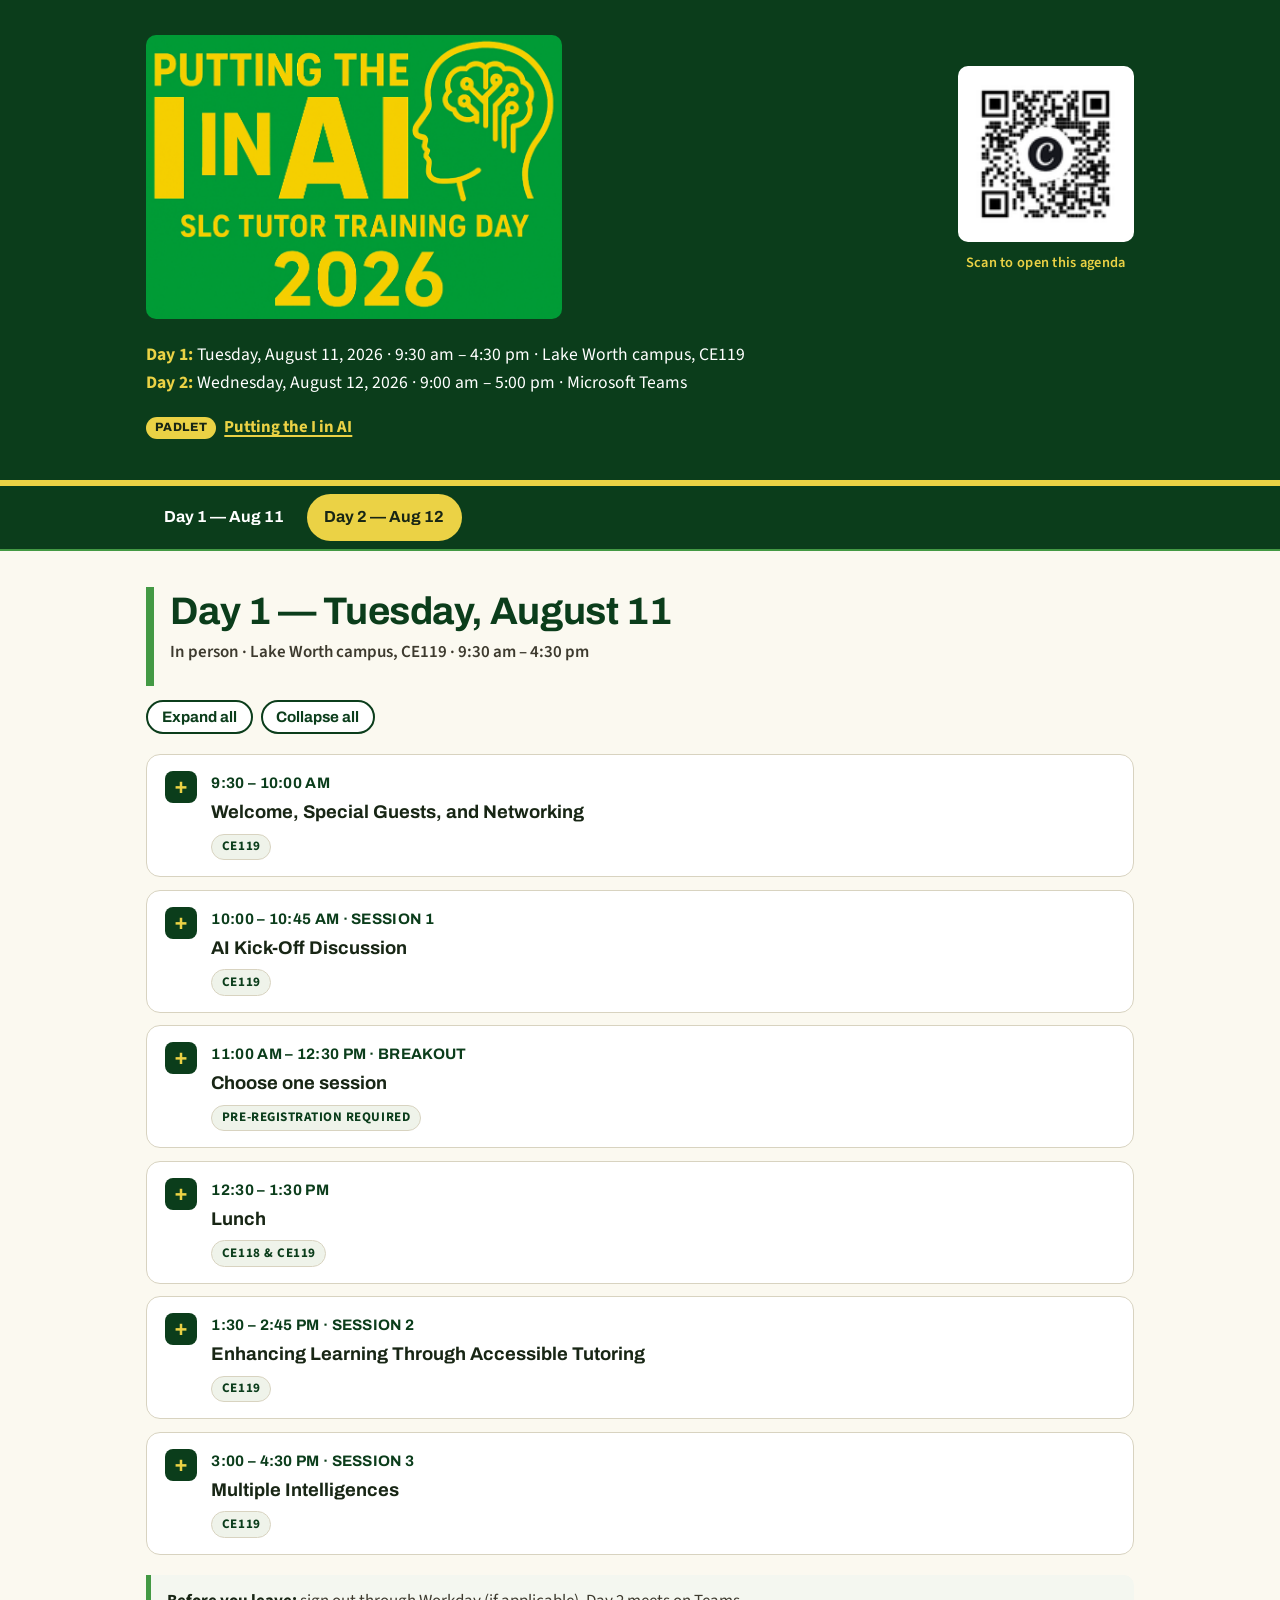
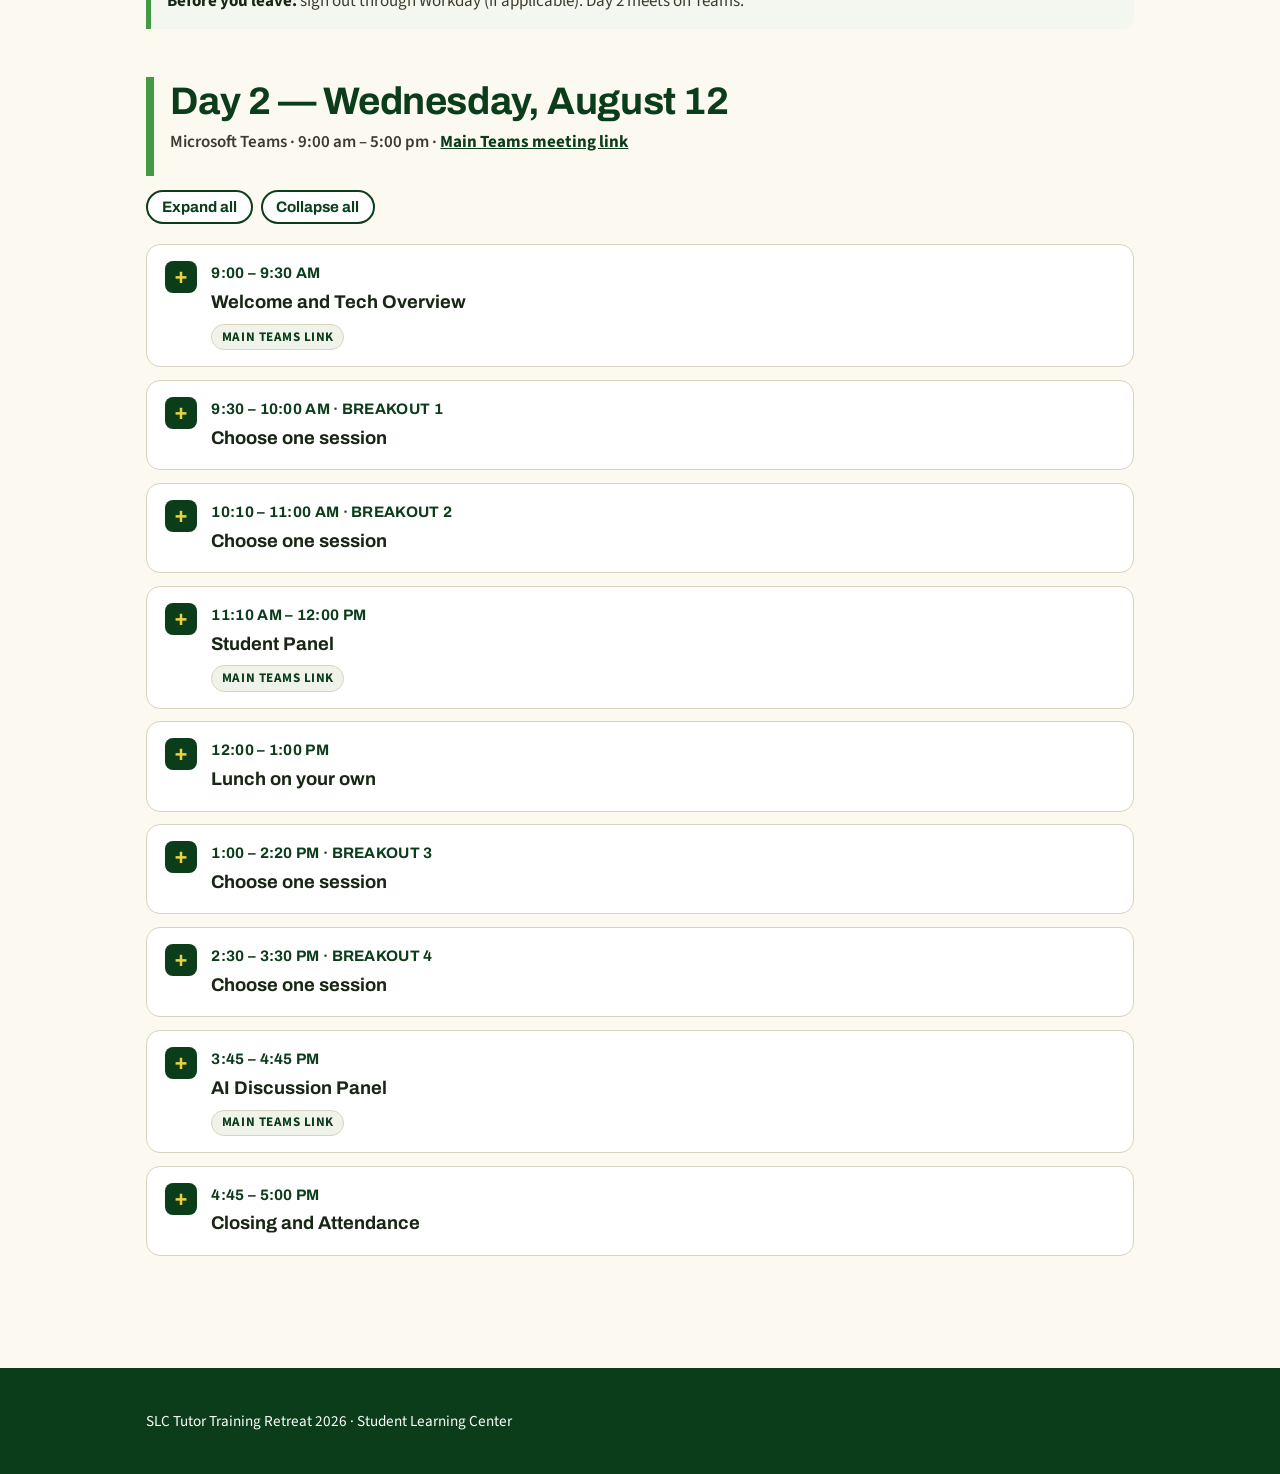
<file: index.html>
<!DOCTYPE html>
<html lang="en">
<head>
<meta charset="utf-8">
<meta name="viewport" content="width=device-width, initial-scale=1">
<title>Putting the I in AI — SLC Tutor Training Day 2026</title>
<meta name="description" content="Agenda for the 2026 SLC Tutor Training Retreat: Day 1 in person at Lake Worth (August 11) and Day 2 on Microsoft Teams (August 12).">
<link rel="icon" href="logo.png">
<link rel="preconnect" href="https://fonts.googleapis.com">
<link rel="preconnect" href="https://fonts.gstatic.com" crossorigin>
<link href="https://fonts.googleapis.com/css2?family=Archivo:wght@600;700;800&family=Source+Sans+3:ital,wght@0,400;0,600;0,700;1,400&display=swap" rel="stylesheet">
<style>
  :root{
    --bg:#FBF9F0;
    --panel:#FFFFFF;
    --ink:#182615;
    --deep:#0B3D1B;
    --muted:#3D3A2E;
    --green:#439944;
    --yellow:#EBD245;
    --line:#D8D3C0;
    --radius:14px;
  }
  *{box-sizing:border-box}
  html{scroll-behavior:smooth}
  @media (prefers-reduced-motion:reduce){html{scroll-behavior:auto} *{animation:none!important;transition:none!important}}
  body{
    margin:0;background:var(--bg);color:var(--ink);
    font-family:"Source Sans 3",system-ui,-apple-system,Segoe UI,sans-serif;
    font-size:1.0625rem;line-height:1.6;
  }
  h1,h2,h3{font-family:Archivo,system-ui,sans-serif;line-height:1.15;margin:0}
  a{color:var(--deep)}
  a:hover{text-decoration-thickness:2px}
  :focus-visible{outline:3px solid var(--deep);outline-offset:3px;border-radius:4px}
  .on-dark :focus-visible{outline-color:var(--yellow)}
  .wrap{max-width:64rem;margin:0 auto;padding:0 1.15rem}

  .skip{position:absolute;left:-9999px;top:0;background:var(--yellow);color:var(--ink);padding:.7rem 1rem;font-weight:700;z-index:50}
  .skip:focus{left:.5rem;top:.5rem}

  /* Hero */
  .hero{background:var(--deep);color:#fff;padding:2.2rem 0 2.4rem;border-bottom:6px solid var(--yellow)}
  .hero-grid{display:flex;flex-wrap:nowrap;gap:clamp(.75rem,3vw,1.75rem);align-items:center;justify-content:space-between}
  .hero-logo{flex:1 1 auto;min-width:0}
  .hero-logo img{width:100%;max-width:26rem;height:auto;display:block;border-radius:10px}
  .hero-qr{flex:0 0 auto;min-width:0;text-align:center}
  .hero-qr img{width:clamp(6rem,26vw,11rem);height:auto;aspect-ratio:1;display:block;background:#fff;padding:clamp(.3rem,1vw,.55rem);border-radius:10px}
  .hero-qr .cap{font-size:clamp(.75rem,2.4vw,.9rem);margin-top:.55rem;color:var(--yellow);font-weight:600;letter-spacing:.02em}
  .hero p.meta{margin:1.4rem 0 0;font-size:1.1rem;color:#fff}
  .hero p.meta strong{color:var(--yellow)}
  .hero .padlet{margin:1rem 0 0}
  .hero .padlet a{
    display:inline-flex;align-items:center;gap:.5rem;color:var(--yellow);font-weight:700;
    font-size:1.05rem;text-decoration-thickness:2px;text-underline-offset:3px;
  }
  .hero .padlet a:hover{color:#fff}
  .hero .padlet .lbl{
    font-family:Archivo,sans-serif;font-size:.75rem;font-weight:800;letter-spacing:.06em;text-transform:uppercase;
    background:var(--yellow);color:var(--ink);border-radius:999px;padding:.1rem .55rem;text-decoration:none;
  }

  /* Nav */
  nav.days{position:sticky;top:0;z-index:30;background:var(--deep);border-bottom:2px solid var(--green)}
  nav.days ul{list-style:none;display:flex;gap:.4rem;margin:0;padding:.5rem 1.15rem;max-width:64rem;margin:0 auto;flex-wrap:wrap}
  nav.days a{
    display:block;color:#fff;text-decoration:none;font-family:Archivo,sans-serif;font-weight:700;
    padding:.55rem .95rem;border-radius:999px;font-size:1rem;border:2px solid transparent;
  }
  nav.days a:hover{background:#0F5426;text-decoration:underline}
  nav.days a[aria-current="true"]{background:var(--yellow);color:var(--ink)}

  main{padding:2.25rem 0 4rem}
  .day{scroll-margin-top:4.5rem;margin-bottom:3rem}
  .day-head{border-left:8px solid var(--green);padding:.15rem 0 .15rem 1rem;margin-bottom:.9rem}
  .day-head h2{font-size:clamp(1.7rem,5vw,2.4rem);color:var(--deep);letter-spacing:-.01em}
  .day-head .where{color:var(--muted);font-weight:600;margin-top:.35rem}
  .day-head .where a{font-weight:700}

  .tools{display:flex;gap:.5rem;margin:.9rem 0 1.25rem;flex-wrap:wrap}
  .tools button{
    font-family:Archivo,sans-serif;font-weight:700;font-size:.95rem;cursor:pointer;
    background:var(--panel);color:var(--deep);border:2px solid var(--deep);
    padding:.45rem .85rem;border-radius:999px;
  }
  .tools button:hover{background:var(--deep);color:#fff}

  .session{background:var(--panel);border:1px solid var(--line);border-radius:var(--radius);margin-bottom:.8rem;overflow:hidden}
  .session[open]{border-color:var(--green);box-shadow:0 2px 0 var(--green)}
  summary{
    list-style:none;cursor:pointer;padding:1rem 1.1rem;display:flex;gap:.9rem;align-items:flex-start;
  }
  summary::-webkit-details-marker{display:none}
  summary:hover{background:#F4F7F0}
  .sign{
    flex:0 0 auto;width:2rem;height:2rem;border-radius:8px;background:var(--deep);color:var(--yellow);
    font-family:Archivo,sans-serif;font-weight:800;font-size:1.35rem;line-height:1.9rem;text-align:center;
  }
  .stitle{flex:1 1 auto;min-width:0}
  .time{display:block;font-family:Archivo,sans-serif;font-weight:700;color:var(--deep);font-size:.95rem;letter-spacing:.02em;text-transform:uppercase}
  .name{display:block;font-family:Archivo,sans-serif;font-weight:700;font-size:1.15rem;margin-top:.15rem}
  .tag{display:inline-block;margin-top:.4rem;font-size:.82rem;font-weight:700;letter-spacing:.04em;text-transform:uppercase;
       background:#EFF3EA;color:var(--deep);border:1px solid var(--line);border-radius:999px;padding:.1rem .6rem}
  .body{padding:0 1.1rem 1.2rem 4rem}
  @media (max-width:34rem){.body{padding-left:1.1rem}}
  .body p{margin:.5rem 0}
  .who{color:var(--muted)}
  .who em{font-style:normal;font-weight:700;color:var(--ink)}

  .opt{border-top:1px solid var(--line);padding-top:.85rem;margin-top:.85rem}
  .opt:first-child{border-top:0;padding-top:0;margin-top:0}
  .opt h3{font-size:1.02rem;color:var(--deep)}
  .link{
    display:inline-block;margin-top:.45rem;font-weight:700;text-decoration:none;
    background:var(--deep);color:#fff;padding:.4rem .8rem;border-radius:8px;font-size:.95rem
  }
  .link:hover{background:#0F5426;text-decoration:underline}
  .note{background:#F4F7F0;border-left:5px solid var(--green);padding:.85rem 1rem;border-radius:0 10px 10px 0;margin-top:1.25rem;color:var(--muted)}
  .note strong{color:var(--ink)}
  footer{background:var(--deep);color:#fff;padding:1.6rem 0;font-size:.95rem}
  footer a{color:var(--yellow)}
</style>
</head>
<body>
<a class="skip" href="#day1">Skip to the agenda</a>

<header class="hero on-dark">
  <div class="wrap hero-grid">
    <div class="hero-logo">
      <img src="logo.png" alt="Putting the I in AI — SLC Tutor Training Day 2026">
    </div>
    <div class="hero-qr" id="qrBlock">
      <img src="qr.png" alt="QR code linking to this agenda page" onerror="document.getElementById('qrBlock').hidden=true">
      <p class="cap">Scan to open this agenda</p>
    </div>
  </div>
  <div class="wrap">
    <p class="meta"><strong>Day 1:</strong> Tuesday, August 11, 2026 · 9:30 am – 4:30 pm · Lake Worth campus, CE119<br>
    <strong>Day 2:</strong> Wednesday, August 12, 2026 · 9:00 am – 5:00 pm · Microsoft Teams</p>
    <p class="padlet"><a href="https://padlet.com/palmbeachstatecollege/putting-the-i-in-ai-xtv6ebxf9lzl6u53"><span class="lbl">Padlet</span> Putting the I in AI</a></p>
  </div>
</header>

<nav class="days on-dark" aria-label="Jump to a day">
  <ul>
    <li><a href="#day1">Day 1 — Aug 11</a></li>
    <li><a href="#day2">Day 2 — Aug 12</a></li>
  </ul>
</nav>

<main>
  <div class="wrap">

  <!-- ================= DAY 1 ================= -->
  <section id="day1" class="day" aria-labelledby="day1-h" tabindex="-1">
    <div class="day-head">
      <h2 id="day1-h">Day 1 — Tuesday, August 11</h2>
      <p class="where">In person · Lake Worth campus, CE119 · 9:30 am – 4:30 pm</p>
    </div>

    <div class="tools">
      <button type="button" data-expand="day1">Expand all</button>
      <button type="button" data-collapse="day1">Collapse all</button>
    </div>

    <details class="session">
      <summary><span class="sign" aria-hidden="true">+</span><span class="stitle">
        <span class="time">9:30 – 10:00 am</span>
        <span class="name">Welcome, Special Guests, and Networking</span>
        <span class="tag">CE119</span></span></summary>
      <div class="body">
        <p>Sign in through Workday.</p>
        <p class="who">“Welcome” by <em>Jennifer Johnson</em>, SLC Director, with Academic Affairs leadership.</p>
      </div>
    </details>

    <details class="session">
      <summary><span class="sign" aria-hidden="true">+</span><span class="stitle">
        <span class="time">10:00 – 10:45 am · Session 1</span>
        <span class="name">AI Kick-Off Discussion</span>
        <span class="tag">CE119</span></span></summary>
      <div class="body">
        <p class="who">Presented by <em>Jesse Rogers</em> and <em>Dr. Kim Copeland</em>.</p>
      </div>
    </details>

    <details class="session">
      <summary><span class="sign" aria-hidden="true">+</span><span class="stitle">
        <span class="time">11:00 am – 12:30 pm · Breakout</span>
        <span class="name">Choose one session</span>
        <span class="tag">Pre-registration required</span></span></summary>
      <div class="body">
        <div class="opt">
          <h3>BS Detector Toolkit</h3>
          <p class="who">Presented by <em>Ivan Heerdegen</em> · CE201</p>
        </div>
        <div class="opt">
          <h3>Your Tutoring Philosophy in the Age of AI</h3>
          <p class="who">Presented by <em>Dr. Kim Copeland</em> and <em>Christine Kassover</em> · CE119</p>
        </div>
        <div class="opt">
          <h3>Pass Go: Collecting Tutor Tips</h3>
          <p class="who">Presented by <em>Lauren Do Nascimento</em> and <em>Pamela Smith</em> · CE202</p>
        </div>
      </div>
    </details>

    <details class="session">
      <summary><span class="sign" aria-hidden="true">+</span><span class="stitle">
        <span class="time">12:30 – 1:30 pm</span>
        <span class="name">Lunch</span>
        <span class="tag">CE118 &amp; CE119</span></span></summary>
      <div class="body">
        <p>Lunch is provided.</p>
      </div>
    </details>

    <details class="session">
      <summary><span class="sign" aria-hidden="true">+</span><span class="stitle">
        <span class="time">1:30 – 2:45 pm · Session 2</span>
        <span class="name">Enhancing Learning Through Accessible Tutoring</span>
        <span class="tag">CE119</span></span></summary>
      <div class="body">
        <p class="who">Presented by <em>Richard Hunter</em>.</p>
      </div>
    </details>

    <details class="session">
      <summary><span class="sign" aria-hidden="true">+</span><span class="stitle">
        <span class="time">3:00 – 4:30 pm · Session 3</span>
        <span class="name">Multiple Intelligences</span>
        <span class="tag">CE119</span></span></summary>
      <div class="body">
        <p class="who">Presented by <em>Barbie Edgar</em>.</p>
      </div>
    </details>

    <p class="note"><strong>Before you leave:</strong> sign out through Workday (if applicable). Day 2 meets on Teams.</p>
  </section>

  <!-- ================= DAY 2 ================= -->
  <section id="day2" class="day" aria-labelledby="day2-h" tabindex="-1">
    <div class="day-head">
      <h2 id="day2-h">Day 2 — Wednesday, August 12</h2>
      <p class="where">Microsoft Teams · 9:00 am – 5:00 pm · <a href="https://teams.microsoft.com/meet/263380799332304?p=xOoDfX4f0SsEkbgfEa">Main Teams meeting link</a></p>
    </div>

    <div class="tools">
      <button type="button" data-expand="day2">Expand all</button>
      <button type="button" data-collapse="day2">Collapse all</button>
    </div>

    <details class="session">
      <summary><span class="sign" aria-hidden="true">+</span><span class="stitle">
        <span class="time">9:00 – 9:30 am</span>
        <span class="name">Welcome and Tech Overview</span>
        <span class="tag">Main Teams link</span></span></summary>
      <div class="body">
        <p>Sign in through Workday, register for breakout sessions, and walk through the day’s schedule.</p>
        <a class="link" href="https://teams.microsoft.com/meet/263380799332304?p=xOoDfX4f0SsEkbgfEa">Join on Teams</a>
      </div>
    </details>

    <details class="session">
      <summary><span class="sign" aria-hidden="true">+</span><span class="stitle">
        <span class="time">9:30 – 10:00 am · Breakout 1</span>
        <span class="name">Choose one session</span></span></summary>
      <div class="body">
        <div class="opt">
          <h3>LLCs Only — Challenges and Celebrations Peer Conversation</h3>
          <p class="who">Facilitated by <em>Dr. Roberto Carballoso</em></p>
          <a class="link" href="https://teams.microsoft.com/meet/284934942892213?p=eUj6tMV5ruzrxZUI2q">Join on Teams</a>
        </div>
        <div class="opt">
          <h3>Grammarly Gabfest</h3>
          <p class="who">Presented by <em>Christopher James</em></p>
          <a class="link" href="https://teams.microsoft.com/meet/231527415512896?p=Mu4W4QDwyTUGcIoHrE">Join on Teams</a>
        </div>
        <div class="opt">
          <h3>Tutoring Beyond the Grade: Modeling Self-Directed Studying through AI</h3>
          <p class="who">Presented by <em>Christine Kassover</em> and <em>Liz Silva</em></p>
          <a class="link" href="https://teams.microsoft.com/meet/222427534614008?p=TUlEeDujnHuoUFi4Vd">Join on Teams</a>
        </div>
      </div>
    </details>

    <details class="session">
      <summary><span class="sign" aria-hidden="true">+</span><span class="stitle">
        <span class="time">10:10 – 11:00 am · Breakout 2</span>
        <span class="name">Choose one session</span></span></summary>
      <div class="body">
        <div class="opt">
          <h3>Math Tutor Training: Fundamental Counting Principles and Factorials</h3>
          <p class="who">Presented by <em>Ewa Neginsky</em></p>
          <a class="link" href="https://teams.microsoft.com/meet/2291683263930?p=EathS1AF7eI0q66a6x">Join on Teams</a>
        </div>
        <div class="opt">
          <h3>Learning to Learn: Evidence-Based Strategies for Academic Success</h3>
          <p class="who">Presented by <em>Jesse Rogers</em></p>
          <a class="link" href="https://teams.microsoft.com/meet/233030849270028?p=Dc1h2w3UCHItDaIAyt">Join on Teams</a>
        </div>
      </div>
    </details>

    <details class="session">
      <summary><span class="sign" aria-hidden="true">+</span><span class="stitle">
        <span class="time">11:10 am – 12:00 pm</span>
        <span class="name">Student Panel</span>
        <span class="tag">Main Teams link</span></span></summary>
      <div class="body">
        <p class="who">Led by <em>Dr. Kim Copeland</em>.</p>
        <a class="link" href="https://teams.microsoft.com/meet/263380799332304?p=xOoDfX4f0SsEkbgfEa">Join on Teams</a>
      </div>
    </details>

    <details class="session">
      <summary><span class="sign" aria-hidden="true">+</span><span class="stitle">
        <span class="time">12:00 – 1:00 pm</span>
        <span class="name">Lunch on your own</span></span></summary>
      <div class="body">
        <p>Be in the next session on time for full credit.</p>
      </div>
    </details>

    <details class="session">
      <summary><span class="sign" aria-hidden="true">+</span><span class="stitle">
        <span class="time">1:00 – 2:20 pm · Breakout 3</span>
        <span class="name">Choose one session</span></span></summary>
      <div class="body">
        <div class="opt">
          <h3>Copilot Challenges: Building Practical AI Skills Through Hands-On Problem Solving</h3>
          <p class="who">Presented by <em>Jesse Rogers</em></p>
          <a class="link" href="https://teams.microsoft.com/meet/214682561544435?p=SAMD8HWcrhfqlogIAv">Join on Teams</a>
        </div>
        <div class="opt">
          <h3>The Conversations Students Don’t Have with AI: What Tutors Hear Beyond the Words</h3>
          <p class="who">Presented by <em>Christine Kassover</em> and <em>Dr. Kim Copeland</em></p>
          <a class="link" href="https://teams.microsoft.com/meet/241120190009741?p=eHAOOK0v8QeojBY6tt">Join on Teams</a>
        </div>
      </div>
    </details>

    <details class="session">
      <summary><span class="sign" aria-hidden="true">+</span><span class="stitle">
        <span class="time">2:30 – 3:30 pm · Breakout 4</span>
        <span class="name">Choose one session</span></span></summary>
      <div class="body">
        <div class="opt">
          <h3>Administrative Assistants Only — A Roundtable Discussion of Best Practices</h3>
          <p class="who">Facilitated by <em>Barbie Edgar</em> · Link provided to attendees</p>
        </div>
        <div class="opt">
          <h3>Advancing Student and Team Success with Navigate360</h3>
          <p class="who">Presented by <em>Jennifer Johnson</em>. For LLC only, all LLC must attend</p>
          <a class="link" href="https://teams.microsoft.com/meet/296088317598907?p=xXJzD0b5jmOfyhMJyt">Join on Teams</a>
        </div>
        <div class="opt">
          <h3>Time Management for Success</h3>
          <p class="who">Presented by <em>Mara Abrams</em></p>
          <a class="link" href="https://teams.microsoft.com/meet/219638875110864?p=ZMcWTD9aJ0zHEjevy0">Join on Teams</a>
        </div>
      </div>
    </details>

    <details class="session">
      <summary><span class="sign" aria-hidden="true">+</span><span class="stitle">
        <span class="time">3:45 – 4:45 pm</span>
        <span class="name">AI Discussion Panel</span>
        <span class="tag">Main Teams link</span></span></summary>
      <div class="body">
        <p class="who">Presented by the <em>SLC AI Workgroup</em>.</p>
        <a class="link" href="https://teams.microsoft.com/meet/263380799332304?p=xOoDfX4f0SsEkbgfEa">Join on Teams</a>
      </div>
    </details>

    <details class="session">
      <summary><span class="sign" aria-hidden="true">+</span><span class="stitle">
        <span class="time">4:45 – 5:00 pm</span>
        <span class="name">Closing and Attendance</span></span></summary>
      <div class="body">
        <p>Sign out through Workday.</p>
      </div>
    </details>
  </section>

  </div>
</main>

<footer>
  <div class="wrap">
    <p>SLC Tutor Training Retreat 2026 · Student Learning Center</p>
  </div>
</footer>

<script>
(function(){
  // + / − indicator
  document.querySelectorAll('details.session').forEach(function(d){
    d.addEventListener('toggle', function(){
      d.querySelector('.sign').textContent = d.open ? '\u2212' : '+';
    });
  });
  // Expand / collapse all, per day
  document.querySelectorAll('[data-expand],[data-collapse]').forEach(function(btn){
    btn.addEventListener('click', function(){
      var id = btn.dataset.expand || btn.dataset.collapse;
      var open = !!btn.dataset.expand;
      document.querySelectorAll('#' + id + ' details.session').forEach(function(d){ d.open = open; });
    });
  });
  // Mark the day currently in view in the navbar
  var links = {day1:document.querySelector('nav.days a[href="#day1"]'), day2:document.querySelector('nav.days a[href="#day2"]')};
  var obs = new IntersectionObserver(function(entries){
    entries.forEach(function(e){
      if(e.isIntersecting){
        Object.keys(links).forEach(function(k){ links[k].removeAttribute('aria-current'); });
        if(links[e.target.id]) links[e.target.id].setAttribute('aria-current','true');
      }
    });
  }, {rootMargin:'-20% 0px -70% 0px'});
  document.querySelectorAll('section.day').forEach(function(s){ obs.observe(s); });
})();
</script>
</body>
</html>
</file>
